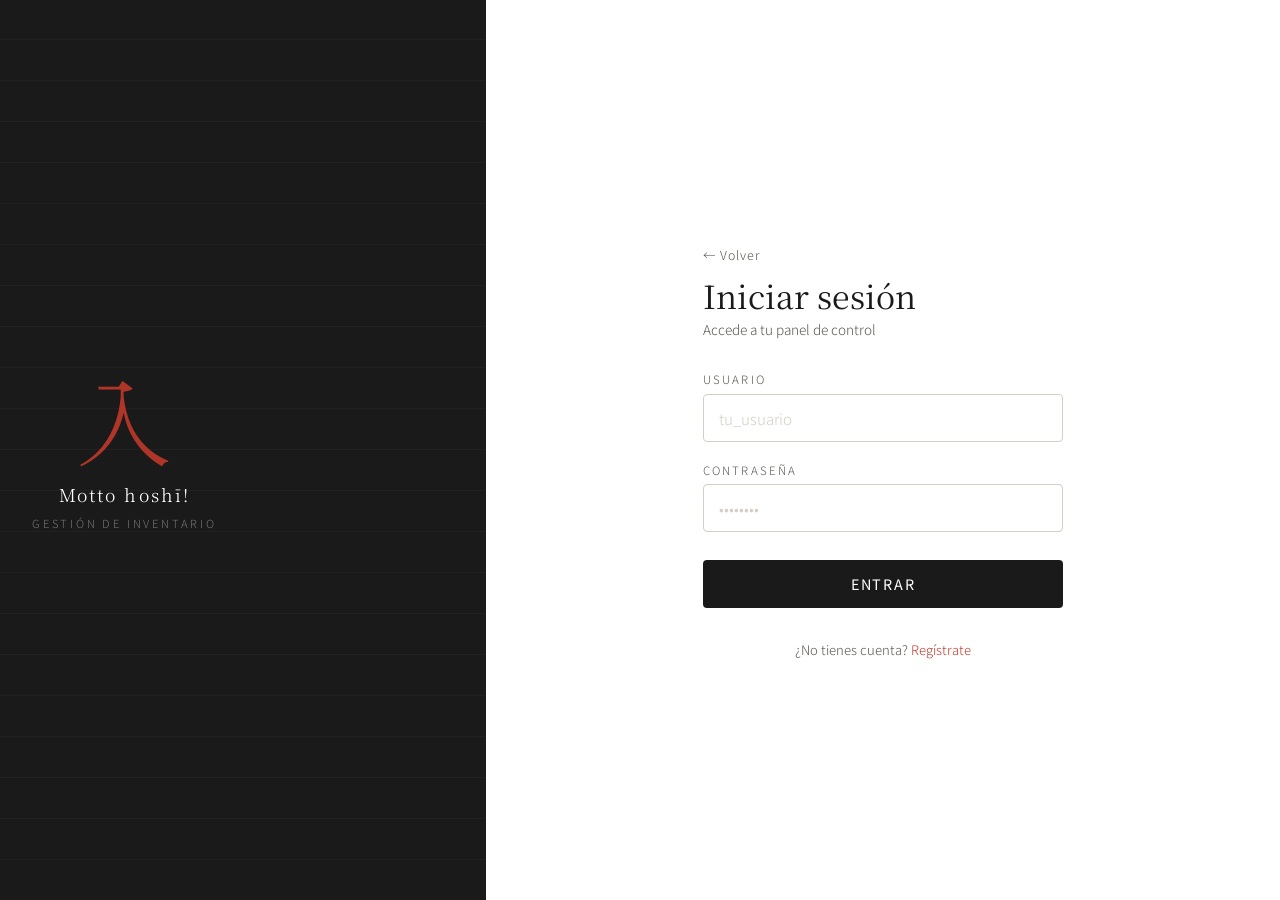
<file: login.html>
<!DOCTYPE html>
<html lang="es">
<head>
  <meta charset="UTF-8">
  <meta name="viewport" content="width=device-width, initial-scale=1.0">
  <title>Japan Market — Iniciar sesión</title>
  <link rel="preconnect" href="https://fonts.googleapis.com">
  <link rel="preconnect" href="https://fonts.gstatic.com" crossorigin>
  <link href="https://fonts.googleapis.com/css2?family=Noto+Serif+JP:wght@300;400;600&family=Noto+Sans+JP:wght@300;400&display=swap" rel="stylesheet">
  <link rel="stylesheet" href="css/base.css">
  <link rel="stylesheet" href="css/forms.css">
  <link rel="stylesheet" href="css/auth.css">
  <link rel="stylesheet" href="css/modales.css">  
</head>
<body class="auth">

  <div class="auth-wrapper">

    <!-- Panel izquierdo — decorativo -->
    <aside class="auth-deco">
      <div class="auth-deco__inner">
        <span class="auth-deco__kanji">入</span>
        <p class="auth-deco__tagline">Motto hoshī!</p>
        <p class="auth-deco__sub">Gestión de inventario</p>
      </div>
    </aside>

    <!-- Panel derecho — formulario -->
    <main class="auth-main">
      <div class="auth-box">

        <header class="auth-header">
          <a href="index.html" class="auth-back">← Volver</a>
          <h1 class="auth-title">Iniciar sesión</h1>
          <p class="auth-subtitle">Accede a tu panel de control</p>
        </header>

        <form class="auth-form" id="login" novalidate>

          <div class="field">
            <label class="field__label" for="usuario">Usuario</label>
            <input
              class="field__input"
              type="text"
              id="usuario"
              name="usuario"
              placeholder="tu_usuario"
              autocomplete="username"
              required
            >
          </div>

          <div class="field">
            <label class="field__label" for="password">Contraseña</label>
            <input
              class="field__input"
              type="password"
              id="password"
              name="password"
              placeholder="••••••••"
              autocomplete="current-password"
              required
            >
          </div>

          <button class="auth-submit" type="submit">Entrar</button>
        </form>
        <div id ="overlay-message" class="overlay-opaco oculto"></div>
        <div id ="box-message" class="box-message error-style oculto">
          <img  id="icon-message" src="./img/error.png" alt="Icono Error">
          <p id ="title-message" class="title-add">
          </p>
          <p id ="message-text"class="message-add">
          </p>
          <button id ='btn-cerrar' class="btn-cerrar">X</button>
        </div>
        <footer class="auth-footer">
          <p>¿No tienes cuenta? <a href="registro.html" class="auth-link">Regístrate</a></p>
        </footer>
      </div>
    </main>
  </div>
  <script src="js/app.js"></script>
</body>
</html>
</file>
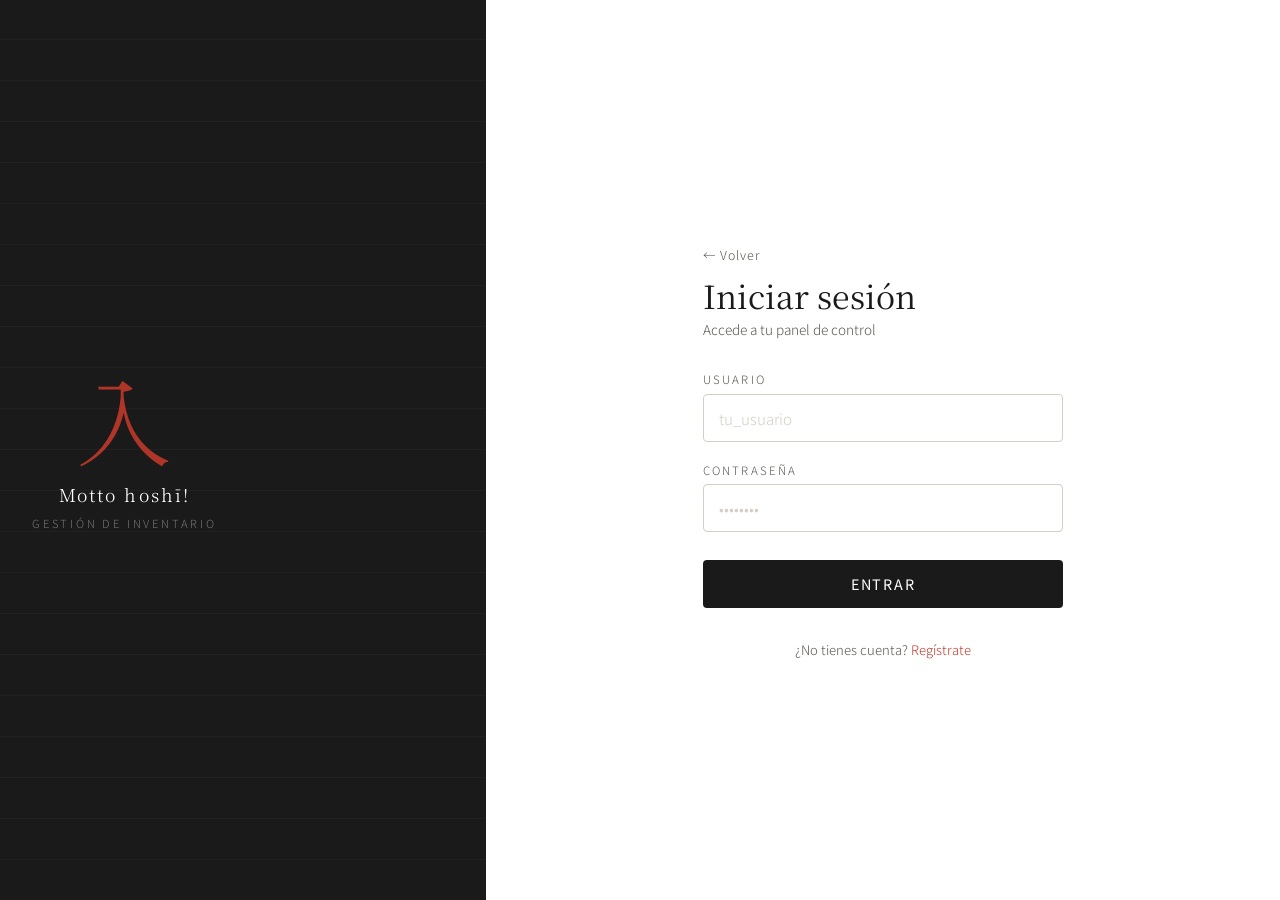
<file: menu.html>
<!DOCTYPE html>
<html lang="es">
<head>
  <meta charset="UTF-8">
  <meta name="viewport" content="width=device-width, initial-scale=1.0">
  <title>Motto hoshī! - Menu</title>
  <link rel="preconnect" href="https://fonts.googleapis.com">
  <link rel="preconnect" href="https://fonts.gstatic.com" crossorigin>
  <link href="https://fonts.googleapis.com/css2?family=Noto+Serif+JP:wght@300;400;600&family=Noto+Sans+JP:wght@300;400&display=swap" rel="stylesheet">
  <link rel="stylesheet" href="css/base.css">
  <link rel="stylesheet" href="css/layout.css">
  <link rel="stylesheet" href="css/componentes.css">
</head>
<body>

  <!-- ══════════════ HEADER ══════════════ -->
  <header class="site-header">
    <div class="header-inner">
      <div class="logo">
        <span class="logo-kanji">市場</span>
        <div class="logo-text">
          <span class="logo-title">Motto hoshī!</span>
          <span class="logo-sub">inventario</span>
        </div>
      </div>
      <nav class="nav-top">
        <a href="menu.html" class="nav-link nav-link--active">Inicio</a>
        <a href="new-product.html" id="newProductNav"class="nav-link">Añadir</a>
        <a href="inventario.html" class="nav-link">Inventario</a>
        <a href="login.html" id="logOut"class="nav-link">Cerrar sesión</a>
      </nav>
      <!-- Hamburguesa solo en móvil -->
      <button class="hamburger" id="hamburger" aria-label="Abrir menú">
        <span></span><span></span><span></span>
      </button>
    </div>
   
  </header>
  <div class="nav-mobile oculto" id="navMobile">
    <a href="menu.html" class="nav-mobile__link">Inicio</a>
    <a href="new-product.html" id="newProductNavMobile" class="nav-mobile__link">Añadir</a>
    <a href="inventario.html" class="nav-mobile__link">Inventario</a>
    <a href="login.html"  id="logOutMobile" class="nav-mobile__link">Cerrar sesión</a>
    </div>

  <!-- ══════════════ MAIN ══════════════ -->
  <main class="main-content">

    <!-- Bienvenida -->
    <section class="hero-section">
      <div class="hero-line"></div>
      <div class="hero-text">
        <p class="hero-greeting">Bienvenido</p>
        <h1 class="hero-title">Panel de control</h1>
        <p class="hero-desc">Gestiona tu inventario de cómics, manga y figuras desde aquí.</p>
      </div>
    </section>

    <!-- Tarjetas de acceso rápido -->
    <section class="cards-section">
      <h2 class="section-label">Acciones</h2>
      <div class="cards-grid" id="cardsGrid">

        <a href="new-product.html" id="btnAnadir">
          <article class="card">
            <div class="card-icon">＋</div>
            <div class="card-body">
              <h3 class="card-title">Añadir producto</h3>
              <p class="card-desc">Registra un nuevo producto dentro del inventario.</p>
            </div>
            <div class="card-arrow">→</div>
          </article>
        </a>



        <a href="inventario.html">
        <article class="card">
          <div class="card-icon">≡</div>
          <div class="card-body">
            <h3 class="card-title">Ver inventario</h3>
            <p class="card-desc">Consulta, vende y filtra todos tus productos.</p>
          </div>
          <div class="card-arrow">→</div>
        </article>
        
      </a>
      <a id="btnStockBajo">
        <article class="card card--alert">
          <div class="card-icon">⚠</div>
          <div class="card-body">
            <h3 class="card-title">Stock bajo</h3>
            <p class="card-desc">Productos con menos de 5 unidades disponibles.</p>
          </div>
          <div class="card-arrow">→</div>
        </article>
      </a>

      </div>
    </section>

    <!-- Estadísticas rápidas -->
    <section class="stats-section">
      <h2 class="section-label">Resumen</h2>
      <div class="stats-grid">
        <div class="stat-item">
          <span class="stat-number" id="statProductos">—</span>
          <span class="stat-label">Productos</span>
        </div>
        <div class="stat-item">
          <span class="stat-number" id="statCategorias">—</span>
          <span class="stat-label">Categorías</span>
        </div>
        <div class="stat-item stat-item--alert">
          <span class="stat-number" id="statStockBajo">—</span>
          <span class="stat-label">Stock bajo</span>
        </div>
      </div>
    </section>

  </main>

  <!-- ══════════════ FOOTER ══════════════ -->
  <footer class="site-footer">
    <p>Desarrollado por <strong>Carlos Colorado Anselmo</strong></p>
    <p class="footer-kanji">Motto hoshī!</p>
  </footer>
  <script src="js/app.js"></script>
</body>
</html>
</file>
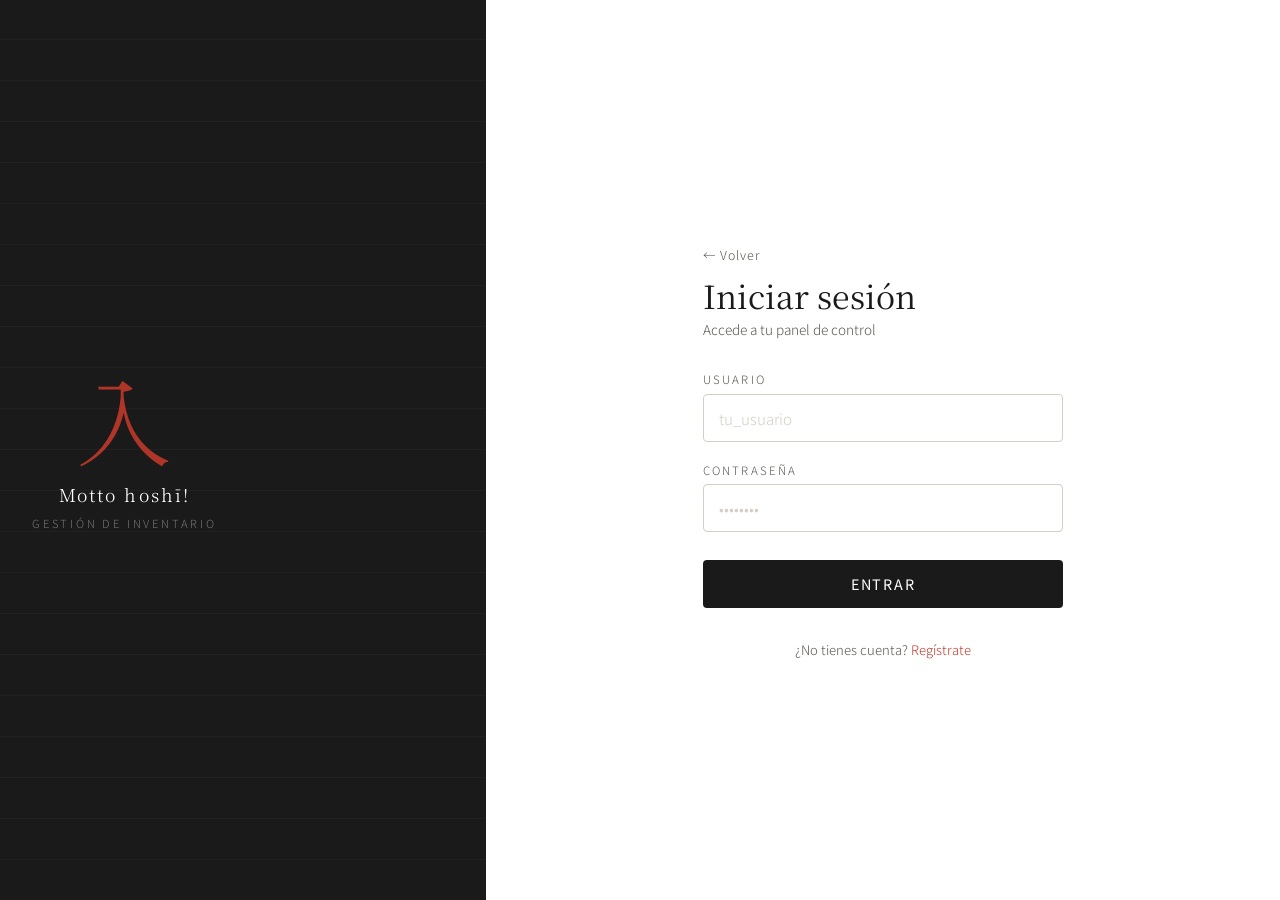
<file: new-product.html>
<!DOCTYPE html>
  <html lang="es">
  <head>
    <meta charset="UTF-8">
    <meta name="viewport" content="width=device-width, initial-scale=1.0">
    <title>Motto hoshī! - Añadir</title>
    <link rel="preconnect" href="https://fonts.googleapis.com">
    <link rel="preconnect" href="https://fonts.gstatic.com" crossorigin>
    <link href="https://fonts.googleapis.com/css2?family=Noto+Serif+JP:wght@300;400;600&family=Noto+Sans+JP:wght@300;400&display=swap" rel="stylesheet">
    <link rel="stylesheet" href="css/base.css">
    <link rel="stylesheet" href="css/layout.css">
    <link rel="stylesheet" href="css/auth.css">
    <link rel="stylesheet" href="css/forms.css">
    <link rel="stylesheet" href="css/modales.css">
  </head>
  <body>
      <header class="site-header">
      <div class="header-inner">
        <div class="logo">
          <span class="logo-kanji">市場</span>
          <div class="logo-text">
            <span class="logo-title">Motto hoshī!</span>
            <span class="logo-sub">inventario</span>
          </div>
        </div>
        <nav class="nav-top">
          <a href="menu.html" class="nav-link">Inicio</a>
          <a href="new-product.html" id="newProductNav"class="nav-link nav-link--active">Añadir</a>
          <a href="inventario.html" class="nav-link">Inventario</a>
          <a href="login.html" id="logOut"class="nav-link">Cerrar sesión</a>
        </nav>
        <!-- Hamburguesa solo en móvil -->
        <button class="hamburger" id="hamburger" aria-label="Abrir menú">
          <span></span><span></span><span></span>
        </button>
      </div>
    </header>
    <div class="nav-mobile oculto" id="navMobile">
      <a href="menu.html" class="nav-mobile__link">Inicio</a>
      <a href="new-product.html" id="newProductNavMobile" class="nav-mobile__link">Añadir</a>
      <a href="inventario.html" class="nav-mobile__link">Inventario</a>
      <a href="login.html"  id="logOutMobile" class="nav-mobile__link">Cerrar sesión</a>
    </div>
        <main class="auth-main">
          <div class="auth-box">
  
            <header class="auth-header">
              <a href="menu.html" class="auth-back">← Volver</a>
              <h1 class="auth-title">Añadir producto</h1>
              <p class="auth-subtitle">Renueva tu almacén</p>
            </header>
            <div id ="overlay-message" class="overlay-opaco oculto"></div>
            <div id ="box-message" class="box-message error-style oculto">
              <img  id="icon-message" src="./img/error.png" alt="Icono Error">
              <p id ="title-message" class="title-add"> 
              </p>
              <p id ="message-text"class="message-add">
              </p>
              <button id ='btn-cerrar' class="btn-cerrar">X</button>
            </div>
            <form class="form-producto" novalidate id="nuevoProducto">

              <div class="field field--full">
                <label class="field__label" for="nombre">Nombre</label>
                <input
                  class="field__input"
                  type="text"
                  id="nombre"
                  name="nombre"
                  placeholder="Arroz Teriyaki"
                  required
                >
              </div>
    
              <div class="field">
                <label class="field__label" for="categoria">Categoría</label>
                <input
                  class="field__input"
                  type="text"
                  id="categoria"
                  name="categoria"
                  placeholder="Arroz"
                  required
                >
              </div>
            

              <div class="field">
                  <label class="field__label" for="precio">Precio</label>
                  <input
                    class="field__input"
                    type="number"
                    id="precio"
                    name="precio"
                    placeholder="20"
                    required
                  >
                </div>

                <div class="field">
                  <label class="field__label" for="stock">Stock</label>
                  <input
                    class="field__input"
                    type="number"
                    id="stock"
                    name="stock"
                    placeholder="10"
                    required
                  >
                </div>

                <div class="field field--full">
                  <label class="field__label">Imagen</label>
                  <div class="field-imagen">
                    <input class="field__input" type="text" id="imagen-url" name="imagen-url" placeholder="https://ejemplo.com/imagen.jpg">
                    <label class="btn-imagen-form" for="imagen-local">Subir</label>
                    <input type="file" accept="image/*" id="imagen-local" name="imagen-local">
                  </div>
                </div>


                <div class="field field--full">
                  <label class="field__label" for="descripcion">descripcion</label>
                  <textarea
                    class="field__input scaled_up"
                    type="text"
                    id="descripcion"
                    name="descripcion"
                    placeholder="El mejor plato que vas a probar en tu vida"
                    required
                  ></textarea>
                </div>

              <button class="auth-submit field--full" type="submit">Añadir</button>
    
            </form>
      <script src="js/app.js"></script>
  </body>
</html>
</file>
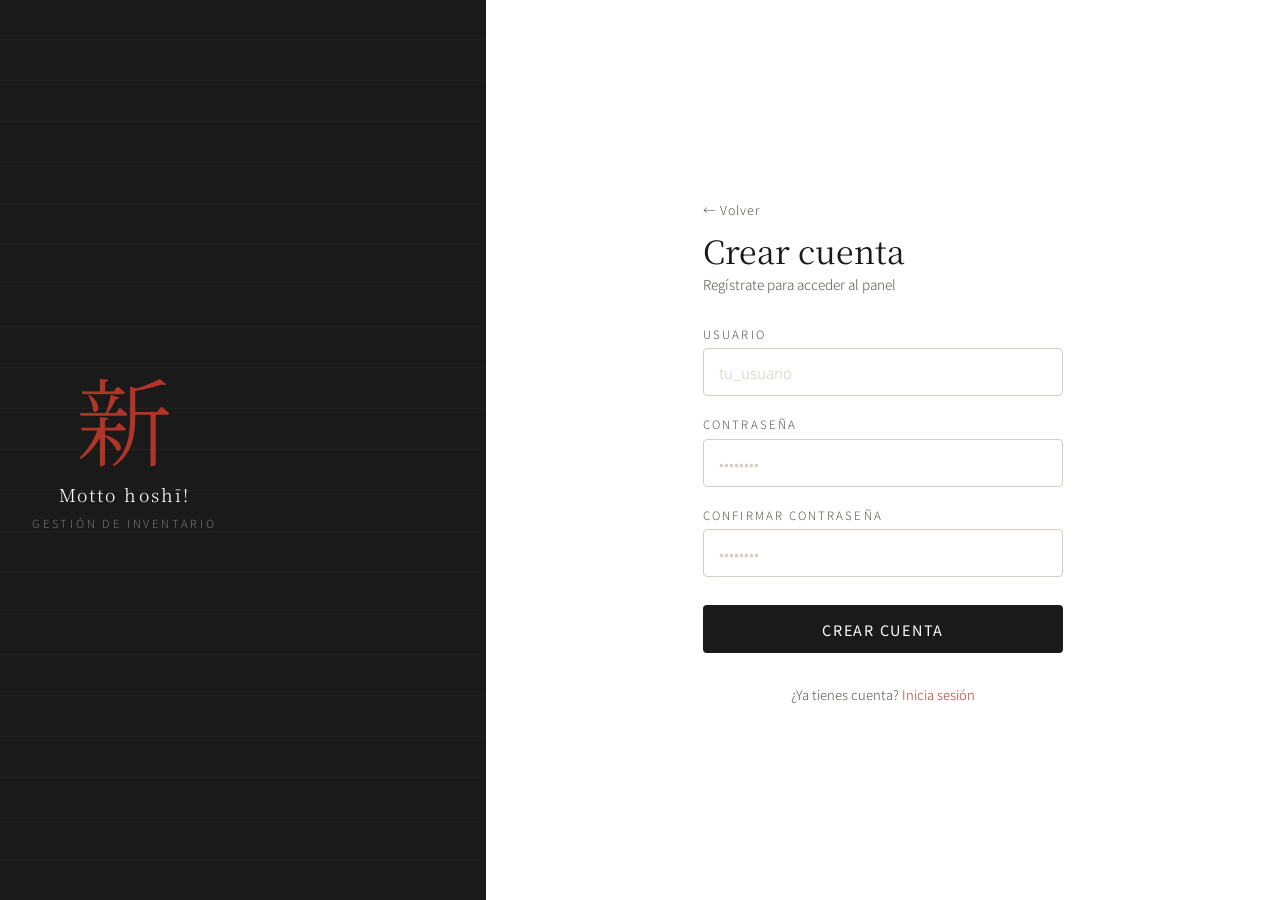
<file: registro.html>
<!DOCTYPE html>
<html lang="es">
<head>
  <meta charset="UTF-8">
  <meta name="viewport" content="width=device-width, initial-scale=1.0">
  <title>Japan Market — Registro</title>
  <link rel="preconnect" href="https://fonts.googleapis.com">
  <link rel="preconnect" href="https://fonts.gstatic.com" crossorigin>
  <link href="https://fonts.googleapis.com/css2?family=Noto+Serif+JP:wght@300;400;600&family=Noto+Sans+JP:wght@300;400&display=swap" rel="stylesheet">
  <link rel="stylesheet" href="css/base.css">
  <link rel="stylesheet" href="css/forms.css">
  <link rel="stylesheet" href="css/auth.css">
  <link rel="stylesheet" href="css/modales.css">  
</head>
<body class="auth">

  <div class="auth-wrapper">

    <!-- Panel izquierdo — decorativo -->
    <aside class="auth-deco">
      <div class="auth-deco__inner">
        <span class="auth-deco__kanji">新</span>
        <p class="auth-deco__tagline">Motto hoshī!</p>
        <p class="auth-deco__sub">Gestión de inventario</p>
      </div>
    </aside>

    <!-- Panel derecho — formulario -->
    <main class="auth-main">
      <div class="auth-box">

        <header class="auth-header">
          <a href="login.html" class="auth-back">← Volver</a>
          <h1 class="auth-title">Crear cuenta</h1>
          <p class="auth-subtitle">Regístrate para acceder al panel</p>
        </header>

        <form class="auth-form" id="registro" novalidate>

          <div class="field">
            <label class="field__label" for="usuario">Usuario</label>
            <input
              class="field__input"
              type="text"
              id="usuario"
              name="usuario"
              placeholder="tu_usuario"
              autocomplete="username"
              required
            >
          </div>

          <div class="field">
            <label class="field__label" for="password">Contraseña</label>
            <input
              class="field__input"
              type="password"
              id="password"
              name="password"
              placeholder="••••••••"
              autocomplete="new-password"
              required
            >
          </div>

          <div class="field">
            <label class="field__label" for="passwordConfirm">Confirmar contraseña</label>
            <input
              class="field__input"
              type="password"
              id="passwordConfirm"
              name="passwordConfirm"
              placeholder="••••••••"
              autocomplete="new-password"
              required
            >
          </div>

          <button class="auth-submit" type="submit">Crear cuenta</button>

        </form>

        <div id="overlay-message" class="overlay-opaco oculto"></div>
        <div id="box-message" class="box-message error-style oculto">
          <img id="icon-message" src="./img/error.png" alt="Icono">
          <p id="title-message" class="title-add"></p>
          <p id="message-text" class="message-add"></p>
          <button id="btn-cerrar" class="btn-cerrar">X</button>
        </div>

        <footer class="auth-footer">
          <p>¿Ya tienes cuenta? <a href="login.html" class="auth-link">Inicia sesión</a></p>
        </footer>

      </div>
    </main>
    
  </div>
  <script src="js/app.js"></script>
</body>
</html>
</file>
<file: css/base.css>
/* ════════════════════════════════════════════
   VARIABLES GLOBALES Y RESET
   Se aplica a todas las páginas
════════════════════════════════════════════ */

:root {
    --papel:       #f5d2c8;
    --papel-2:     #ede8df;
    --tinta:       #1a1a1a;
    --tinta-suave: #5a5550;
    --carmesi:     #c0392b;
    --carmesi-clr: #e8d5d3;
    --rojizo:      #6d2b2b;
    --borde:       #d4cec5;
    --fondo-app:   #fdf6f4;
    --radio:       4px;
    --sombra:      0 2px 12px rgba(26, 26, 26, 0.07);
    --font-serif:  'Noto Serif JP', Georgia, serif;
    --font-sans:   'Noto Sans JP', system-ui, sans-serif;
  }
  
  /* ── Reset básico ── */
  *,
  *::before,
  *::after {
    margin: 0;
    padding: 0;
    box-sizing: border-box;
  }
  
  html {
    scroll-behavior: smooth;
  }
  
  body {
    min-height: 100vh;
    font-family: var(--font-sans);
    font-weight: 300;
  }
  
  a {
    text-decoration: none;
    color: inherit;
    background-color: transparent;
    cursor: pointer;
  }
  
  
  /* --- Utilidad genérica --- */
  .oculto {
    display: none;
  }
</file>
<file: css/forms.css>
/* ════════════════════════════════════════════
   CAMPOS DE FORMULARIO
   Usado en portada, auth, inventario, etc.
════════════════════════════════════════════ */

/* ── Campo genérico ── */
.field {
  display: flex;
  flex-direction: column;
  gap: 0.4rem;
}

.field__label {
  font-size: 0.72rem;
  letter-spacing: 0.18em;
  text-transform: uppercase;
  color: var(--tinta-suave);
}

.field__input {
  width: 100%;
  padding: 0.75rem 0.9rem;
  font-size: 0.95rem;
  font-family: var(--font-sans);
  font-weight: 300;
  color: var(--tinta);
  background: #fff;
  border: 1px solid var(--borde);
  border-radius: var(--radio);
  outline: none;
  transition: border-color 0.2s, box-shadow 0.2s;
}

.field__input::placeholder {
  color: var(--borde);
}

.field__input:focus {
  border-color: var(--tinta-suave);
  box-shadow: 0 0 0 3px rgba(90, 85, 80, 0.08);
}

/* ── Variante para formularios de producto (2 columnas) ── */
.form-producto {
  display: grid;
  grid-template-columns: 1fr 1fr;
  gap: 1rem;
}

.field--full {
  grid-column: 1 / -1;
}

/* ── Textarea con altura mínima ── */
.scaled_up {
  min-height: 10vh;
  resize: none;
}

/* ── Campo de imagen ── */
.field-imagen {
  display: flex;
  gap: 0.5rem;
  align-items: center;
}

.field-imagen .field__input {
  flex: 1;
}

.field-separador {
  text-align: center;
  font-size: 0.75rem;
  color: var(--tinta-suave);
  letter-spacing: 0.1em;
  margin: 0.25rem 0;
}

/* Ocultar input file nativo */
input[type="file"] {
  display: none;
}

/* ── Botón de subida de imagen (label estilizado) ── */
.btn-imagen-form {
  display: inline-block;
  padding: 0.75rem 1.5rem;
  background: var(--tinta);
  color: #fff;
  font-size: 0.85rem;
  font-family: var(--font-sans);
  letter-spacing: 0.12em;
  text-transform: uppercase;
  border-radius: var(--radio);
  flex-shrink: 0;
  white-space: nowrap;
  cursor: pointer;
  transition: background 0.2s, transform 0.15s, letter-spacing 0.3s;
}

.btn-imagen-form:hover {
  background: var(--papel);
  color: black;
  font-weight: bold;
  transform: translateY(-1px);
  letter-spacing: 0.2em;
}
</file>
<file: css/auth.css>
/* ════════════════════════════════════════════
   AUTENTICACIÓN (login.html / registro.html)
   Layout del panel decorativo + formulario
════════════════════════════════════════════ */

body.auth {
    background-color: var(--papel2);
    color: var(--tinta);
    min-height: 100vh;
    display: flex;
  }
  
  .auth-wrapper {
    display: flex;
    width: 100%;
    min-height: 100vh;
  }
  
  /* ── Panel decorativo (visible solo en escritorio) ── */
  .auth-deco {
    display: none;
    background: var(--tinta);
    flex: 0 0 38%;
    position: relative;
    overflow: hidden;
  }
  
  .auth-deco::before {
    content: '';
    position: absolute;
    inset: 0;
    background-image: repeating-linear-gradient(
        0deg,
        transparent,
        transparent 40px,
        rgba(255,255,255,0.03) 40px,
        rgba(255,255,255,0.03) 41px
    );
  }
  
  .auth-deco__inner {
    position: relative;
    z-index: 1;
    display: flex;
    flex-direction: column;
    align-items: center;
    justify-content: center;
    height: 100%;
    gap: 0.5rem;
    padding: 2rem;
    text-align: center;
  }
  
  .auth-deco__kanji {
    font-family: var(--font-serif);
    font-size: 6rem;
    color: var(--carmesi);
    line-height: 1;
    opacity: 0.9;
  }
  
  .auth-deco__tagline {
    font-family: var(--font-serif);
    font-size: 1.1rem;
    color: #fff;
    letter-spacing: 0.12em;
    margin-top: 0.5rem;
  }
  
  .auth-deco__sub {
    font-size: 0.7rem;
    letter-spacing: 0.25em;
    text-transform: uppercase;
    color: rgba(255,255,255,0.4);
  }
  
  /* ── Panel del formulario ── */
  .auth-main {
    flex: 1;
    display: flex;
    align-items: center;
    justify-content: center;
    padding: 2rem 1.25rem;
  }
  
  .auth-box {
    width: 100%;
    max-width: 360px;
    display: flex;
    flex-direction: column;
    gap: 2rem;
  }
  
  .auth-box--producto {
    max-width: 600px;
  }
  
  /* ── Cabecera ── */
  .auth-back {
    display: inline-block;
    font-size: 0.78rem;
    letter-spacing: 0.08em;
    color: var(--tinta-suave);
    margin-bottom: 0.75rem;
    transition: color 0.2s;
  }
  
  .auth-back:hover {
    color: var(--tinta);
  }
  
  .auth-title {
    font-family: var(--font-serif);
    font-size: 1.75rem;
    font-weight: 400;
    color: var(--tinta);
    line-height: 1.2;
    margin-bottom: 0.3rem;
  }
  
  .auth-subtitle {
    font-size: 0.85rem;
    color: var(--tinta-suave);
  }
  
  /* ── Formulario ── */
  .auth-form {
    display: flex;
    flex-direction: column;
    gap: 1.25rem;
  }
  
  /* ── Botón enviar ── */
  .auth-submit {
    width: 100%;
    margin-top: 0.5rem;
    padding: 0.85rem;
    background: var(--tinta);
    color: #fff;
    font-size: 0.9rem;
    font-family: var(--font-sans);
    font-weight: 400;
    letter-spacing: 0.12em;
    text-transform: uppercase;
    border: none;
    border-radius: var(--radio);
    cursor: pointer;
    transition: background 0.2s, transform 0.15s, letter-spacing 0.3s;
  }
  
  .auth-submit:hover {
    background: var(--papel);
    color: black;
    font-weight: bold;
    transform: translateY(-1px);
    letter-spacing: 0.25em;
  }
  
  /* ── Pie del formulario ── */
  .auth-footer {
    text-align: center;
    font-size: 0.82rem;
    color: var(--tinta-suave);
  }
  
  .auth-link {
    color: var(--carmesi);
    border-bottom: 1px solid transparent;
    transition: border-color 0.2s;
  }
  
  .auth-link:hover {
    border-color: var(--carmesi);
  }
  
  /* ── Responsive ── */
  @media (min-width: 700px) {
    .auth-deco { display: flex; }
    .auth-title { font-size: 2rem; }
  }
</file>
<file: css/modales.css>
/* ════════════════════════════════════════════
   MODALES, OVERLAY Y MENSAJES FLOTANTES
   Usado en auth, inventario, etc.
════════════════════════════════════════════ */

/* ── Fondo opaco ── */
.overlay-opaco {
    position: fixed;
    inset: 0;
    background: rgba(0, 0, 0, 0.5);
    z-index: 9;
    transition: all 0.2s ease-in-out;
  }
  
  /* ── Caja de mensaje centrada ── */
  .box-message {
    position: fixed;
    top: 50%;
    left: 50%;
    transform: translate(-50%, -50%);
    width: 90%;
    max-width: 400px;
    padding: 4rem;
    background-color: white;
    border: 1px solid var(--borde);
    border-radius: var(--radio);
    z-index: 300;
    font-family: var(--font-sans);
    font-weight: bold;
    transition: all 0.2s ease-in-out;
    animation: entrar 0.3s ease-out;
  }
  
  .box-message .title-add {
    font-size: 1.25em;
    position: absolute;
    top: 25%;
    left: 23%;
    transform: translate(-50%, -50%);
  }
  
  .box-message .message-add {
    font-size: 0.9em;
    position: absolute;
    top: 50%;
    left: 7%;
    width: 40%;
  }
  
  .box-message img {
    position: absolute;
    top: 26%;
    left: 9%;
    transform: translate(-50%, -50%);
    width: 2rem;
  }
  
  /* ── Variantes de mensaje ── */
  .error-style {
    color: var(--carmesi);
    border-color: var(--carmesi);
    background-color: #ff9286;
  }
  
  .error-style:hover {
    box-shadow: 0 0 0 3px rgba(192, 57, 43, 0.15);
  }
  
  .correct-style {
    color: #31c367;
    border-color: #31c367;
    background-color: #cafedd;
  }
  
  .correct-style:hover {
    box-shadow: 0 0 0 3px rgba(27, 127, 34, 0.15);
  }
  
  /* ── Botón cerrar genérico ── */
  .btn-cerrar {
    position: absolute;
    top: 12%;
    left: 87%;
    font-weight: bold;
    cursor: pointer;
    border-radius: 50%;
    background: rgba(0,0,0,0.15);
    border: none;
    width: 28px;
    height: 28px;
    font-size: 0.8rem;
    transition: background 0.2s, transform 0.2s;
    transform-origin: center center;
  }
  
  .btn-cerrar:hover {
    background: rgba(0,0,0,0.3);
    transform: rotate(90deg);
  }
  
  /* Variante para usar dentro de un modal con posición estática */
  .btn-cerrar--modal {
    position: static;
    border-radius: 50%;
    background: rgba(0,0,0,0.15);
    border: none;
    width: 28px;
    height: 28px;
    font-size: 0.8rem;
    cursor: pointer;
    transition: background 0.2s, transform 0.2s;
  }
  
  .btn-cerrar--modal:hover {
    background: rgba(0,0,0,0.3);
    transform: rotate(90deg);
  }
  
  /* ── Animación de entrada ── */
  @keyframes entrar {
    from {
      opacity: 0;
      transform: translate(-50%, -60%) scale(0.9);
    }
    to {
      opacity: 1;
      transform: translate(-50%, -50%) scale(1);
    }
  }
</file>
<file: css/layout.css>
/* ════════════════════════════════════════════
   LAYOUT DE LA APLICACIÓN (menú, inventario…)
   Header, footer, navegación principal
════════════════════════════════════════════ */

body.app {
    background-color: var(--fondo-app);
    color: var(--tinta);
    display: flex;
    flex-direction: column;
  }
  
  /* ── Header ── */
  .site-header {
    background: var(--papel);
    border-bottom: 1px solid var(--borde);
    position: sticky;
    top: 0;
    z-index: 100;
  }
  
  .header-inner {
    max-width: 1100px;
    margin: 0 auto;
    padding: 0 1.25rem;
    height: 64px;
    display: flex;
    align-items: center;
    justify-content: space-between;
    gap: 1rem;
  }
  
  /* ── Logo ── */
  .logo {
    display: flex;
    align-items: center;
    gap: 0.65rem;
    flex-shrink: 0;
  }
  
  .logo-kanji {
    font-family: var(--font-serif);
    font-size: 1.6rem;
    color: var(--carmesi);
    line-height: 1;
  }
  
  .logo-text {
    display: flex;
    flex-direction: column;
    line-height: 1.1;
  }
  
  .logo-title {
    font-family: var(--font-serif);
    font-size: 0.95rem;
    font-weight: 600;
    letter-spacing: 0.06em;
    color: var(--tinta);
  }
  
  .logo-sub {
    font-size: 0.65rem;
    letter-spacing: 0.2em;
    text-transform: uppercase;
    color: var(--tinta-suave);
  }
  
  /* ── Navegación escritorio ── */
  .nav-top {
    display: none;
    gap: 0.25rem;
  }
  
  .nav-link {
    font-size: 0.85rem;
    letter-spacing: 0.08em;
    padding: 0.4rem 0.9rem;
    border-radius: var(--radio);
    color: var(--tinta-suave);
    transition: color 0.2s, background 0.2s;
  }
  
  .nav-link:hover,
  .nav-link--active {
    color: var(--tinta);
    background: var(--papel-2);
  }
  
  /* ── Hamburguesa móvil ── */
  .hamburger {
    display: flex;
    flex-direction: column;
    gap: 5px;
    background: none;
    border: none;
    cursor: pointer;
    padding: 6px;
  }
  
  .hamburger span {
    display: block;
    width: 22px;
    height: 1.5px;
    background: var(--tinta);
  }
  
  /* ── Menú móvil desplegable ── */
  .nav-mobile {
    background: var(--papel);
    border-bottom: 1px solid var(--borde);
    flex-direction: column;
    display: flex;
    max-height: 0;
    overflow: hidden;
    transition: max-height 0.5s ease-in-out;
  }
  
  .nav-mobile.visible {
    max-height: 300px;
  }
  
  .nav-mobile__link {
    padding: 0.9rem 1.25rem;
    font-size: 0.9rem;
    letter-spacing: 0.08em;
    color: var(--tinta-suave);
    font-family: var(--font-sans);
    border-bottom: 1px solid var(--borde);
    transition: background 0.2s, color 0.2s;
  }
  
  .nav-mobile__link:hover {
    background: var(--papel-2);
    color: var(--tinta);
    font-weight: bold;
  }
  
  /* ── Contenido principal ── */
  .main-content {
    flex: 1;
    max-width: 1100px;
    width: 100%;
    margin: 0 auto;
    padding: 2rem 1.25rem 3rem;
    display: flex;
    flex-direction: column;
    gap: 2.5rem;
  }
  
  .section-label {
    font-size: 0.7rem;
    font-weight: 400;
    letter-spacing: 0.25em;
    text-transform: uppercase;
    color: var(--tinta-suave);
    margin-bottom: 1rem;
    padding-bottom: 0.5rem;
    border-bottom: 1px solid var(--borde);
  }
  
  /* ── Footer ── */
  .site-footer {
    border-top: 1px solid var(--borde);
    padding: 1.5rem 1.25rem;
    text-align: center;
    display: flex;
    flex-direction: column;
    align-items: center;
    gap: 0.4rem;
  }
  
  .site-footer p {
    font-size: 0.78rem;
    color: var(--tinta-suave);
  }
  
  .site-footer strong {
    font-weight: 400;
    color: var(--tinta);
  }
  
  .footer-kanji {
    font-family: var(--font-serif);
    font-size: 1rem;
    color: var(--borde);
    letter-spacing: 0.15em;
  }
  
  /* ── Responsive ── */
  @media (min-width: 600px) {
    .nav-top   { display: flex; }
    .hamburger { display: none; }
    .nav-mobile { display: none !important; }
  }
  
  @media (min-width: 900px) {
    .header-inner { height: 70px; }
  }
</file>
<file: css/componentes.css>
/* ════════════════════════════════════════════
   COMPONENTES DE LA APLICACIÓN
   Hero, cards, estadísticas
════════════════════════════════════════════ */

/* ── Hero ── */
.hero-section {
    display: flex;
    align-items: flex-start;
    gap: 1.25rem;
    padding-top: 0.5rem;
  }
  
  .hero-line {
    flex-shrink: 0;
    width: 3px;
    height: 72px;
    background: var(--carmesi);
    border-radius: 2px;
    margin-top: 4px;
  }
  
  .hero-greeting {
    font-size: 0.75rem;
    letter-spacing: 0.2em;
    text-transform: uppercase;
    color: var(--tinta-suave);
    margin-bottom: 0.3rem;
  }
  
  .hero-title {
    font-family: var(--font-serif);
    font-size: 1.75rem;
    font-weight: 400;
    line-height: 1.2;
    color: var(--tinta);
    margin-bottom: 0.5rem;
  }
  
  .hero-desc {
    font-size: 0.9rem;
    color: var(--tinta-suave);
    line-height: 1.6;
    max-width: 420px;
  }
  
  /* ── Grid de cards ── */
  .cards-grid {
    display: flex;
    flex-direction: column;
    gap: 0.75rem;
  }
  
  .card {
    background: #fff;
    border: 1px solid var(--borde);
    border-radius: var(--radio);
    padding: 1.25rem 1rem;
    display: flex;
    align-items: center;
    gap: 1rem;
    box-shadow: var(--sombra);
    cursor: pointer;
    transition: border-color 0.2s, box-shadow 0.2s, transform 0.15s, font-weight 0.1s, background-color 0.2s;
  }
  
  .card:hover {
    border-color: var(--tinta-suave);
    box-shadow: 0 4px 20px rgba(26, 26, 26, 0.1);
    transform: translateY(-2px);
    background-color: var(--papel);
    font-weight: bold;
  }
  
  .card--alert {
    border-left: 3px solid var(--carmesi);
  }
  
  .card-icon {
    font-size: 1.4rem;
    color: var(--tinta-suave);
    flex-shrink: 0;
    width: 36px;
    text-align: center;
  }
  
  .card--alert .card-icon {
    color: var(--carmesi);
  }
  
  .card-body {
    flex: 1;
  }
  
  .card-title {
    font-family: var(--font-serif);
    font-size: 0.95rem;
    font-weight: 600;
    color: var(--tinta);
    margin-bottom: 0.2rem;
  }
  
  .card-desc {
    font-size: 0.8rem;
    color: var(--tinta-suave);
    line-height: 1.5;
  }
  
  .card-arrow {
    font-size: 1rem;
    color: var(--borde);
    transition: color 0.2s, transform 0.2s;
  }

  .cards-grid--dos {
    grid-template-columns: repeat(2, 1fr) !important;
}

.cards-grid--dos .card:last-child {
    grid-column: auto !important;
}
  
  .card:hover .card-arrow {
    color: var(--tinta-suave);
    transform: translateX(3px);
  }
  
  /* ── Estadísticas ── */
  .stats-grid {
    display: flex;
    border: 1px solid var(--borde);
    border-radius: var(--radio);
    overflow: hidden;
    background: #fff;
    box-shadow: var(--sombra);
  }
  
  .stat-item {
    flex: 1;
    display: flex;
    flex-direction: column;
    align-items: center;
    justify-content: center;
    padding: 1.25rem 0.5rem;
    border-right: 1px solid var(--borde);
    gap: 0.3rem;
  }
  
  .stat-item:last-child {
    border-right: none;
  }
  
  .stat-number {
    font-family: var(--font-serif);
    font-size: 1.75rem;
    font-weight: 300;
    color: var(--tinta);
    line-height: 1;
  }
  
  .stat-label {
    font-size: 0.65rem;
    letter-spacing: 0.18em;
    text-transform: uppercase;
    color: var(--tinta-suave);
  }
  
  .stat-item--alert .stat-number {
    color: var(--carmesi);
  }
  
  /* ── Responsive ── */
  @media (min-width: 600px) {
    .hero-title { font-size: 2.2rem; }
  
    .cards-grid {
      display: grid;
      grid-template-columns: repeat(2, 1fr);
    }
    .card:last-child { grid-column: 1 / -1; }
  }
  
  @media (min-width: 900px) {
    .hero-title  { font-size: 2.75rem; }
    .stat-number { font-size: 2.25rem; }
    .cards-grid  { grid-template-columns: repeat(3, 1fr); }
    .card:last-child { grid-column: auto; }
  }
</file>
